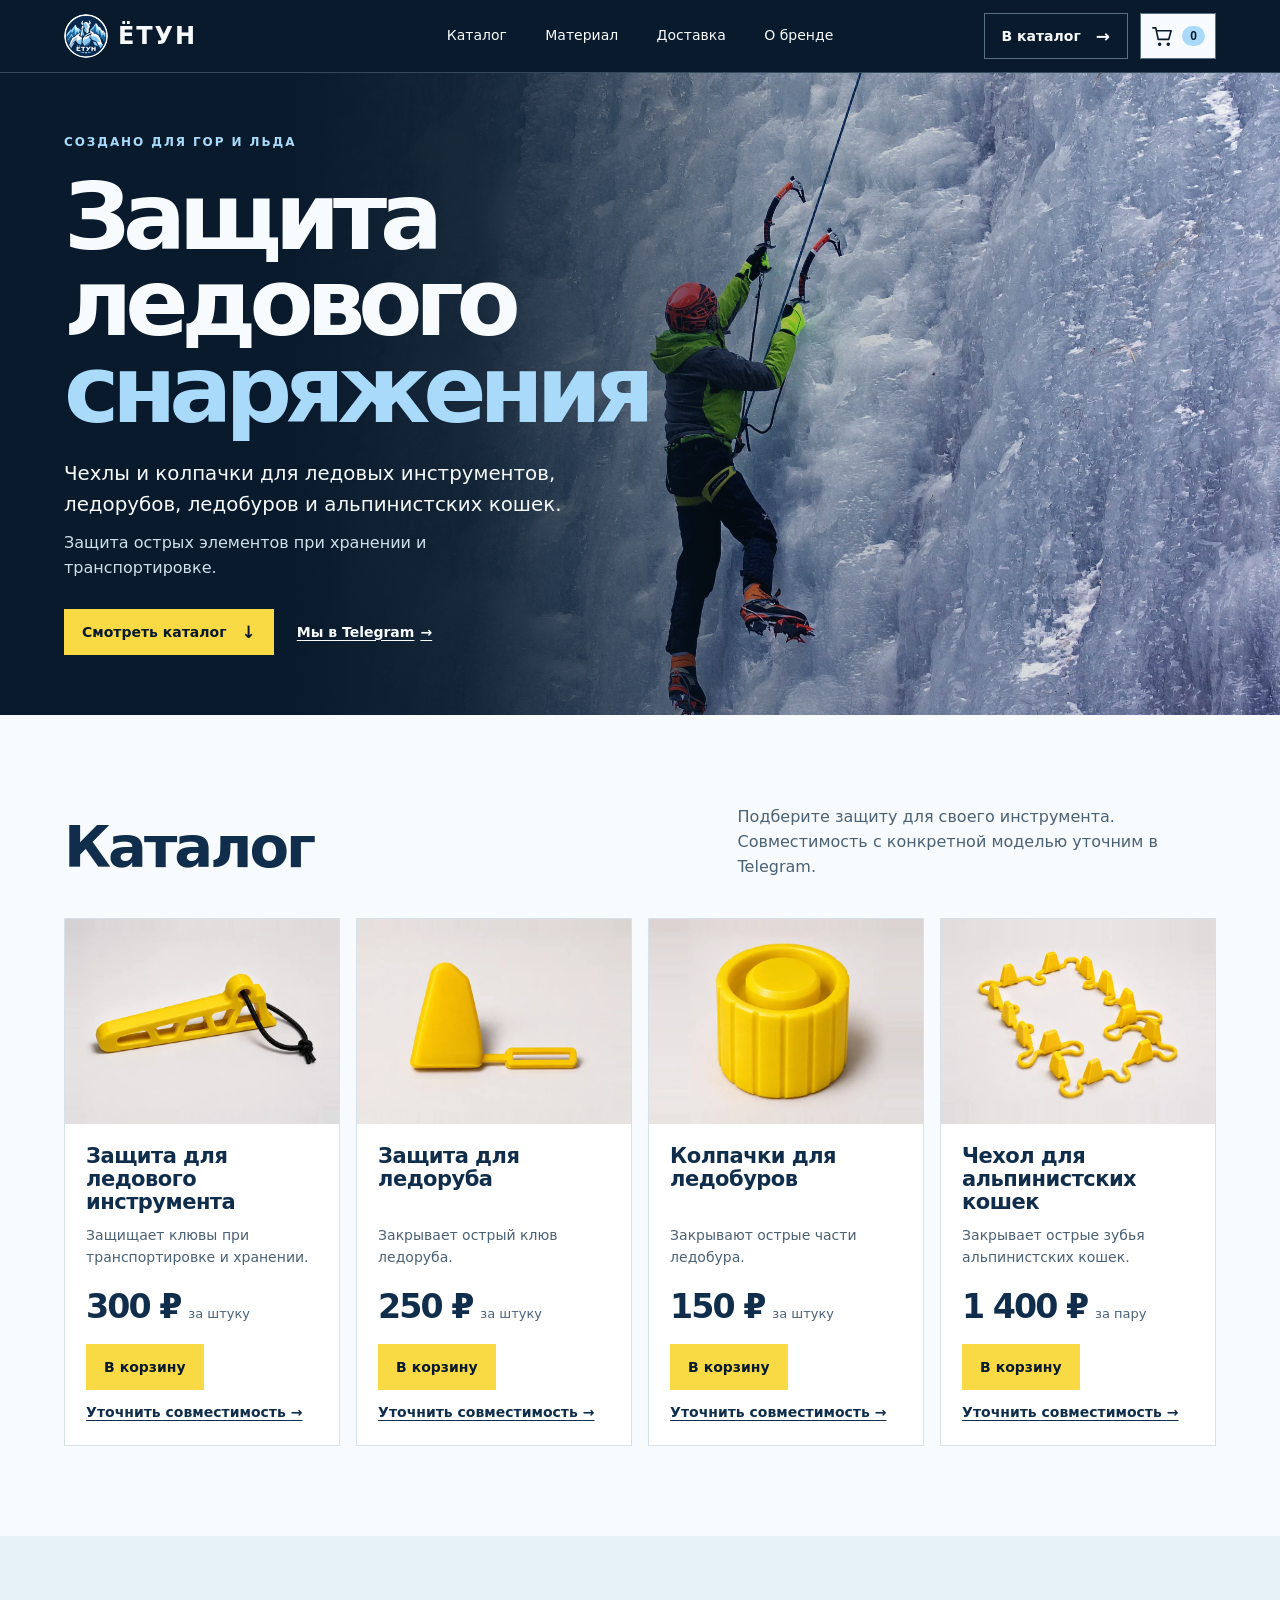
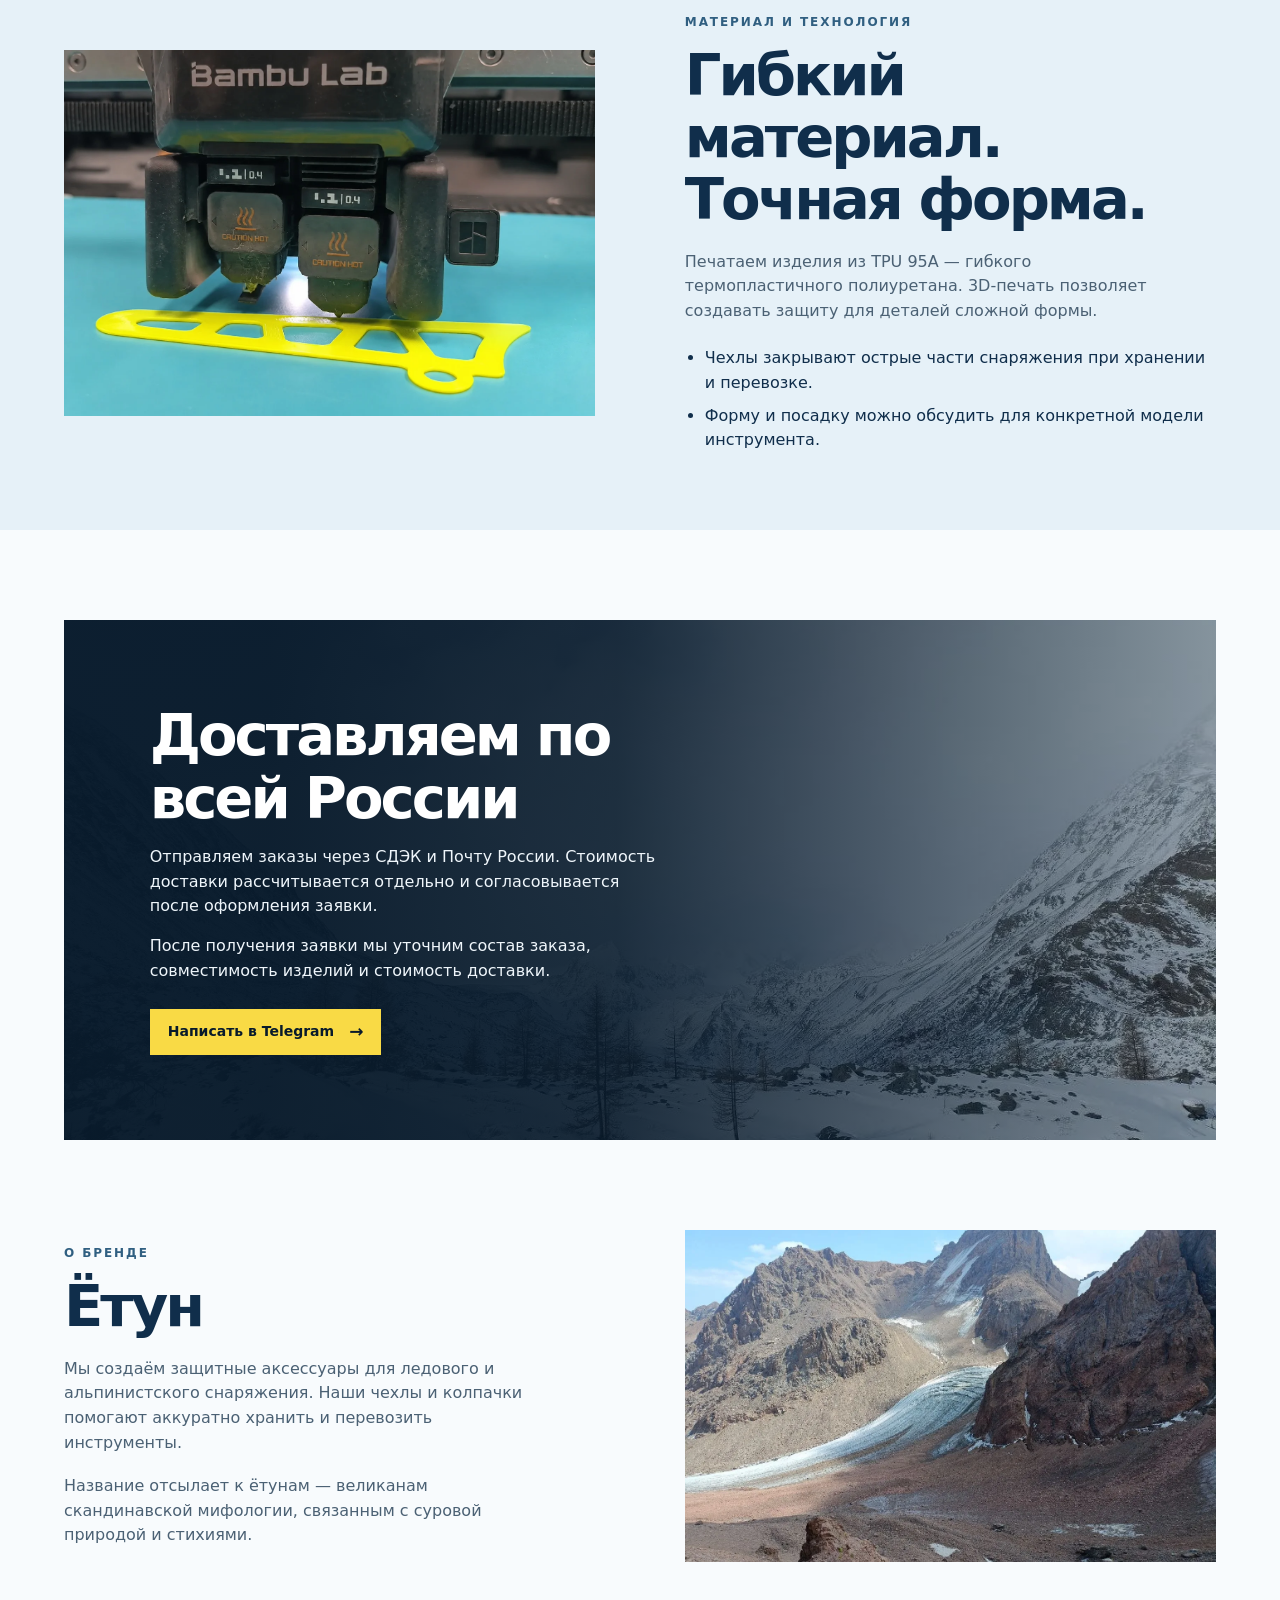
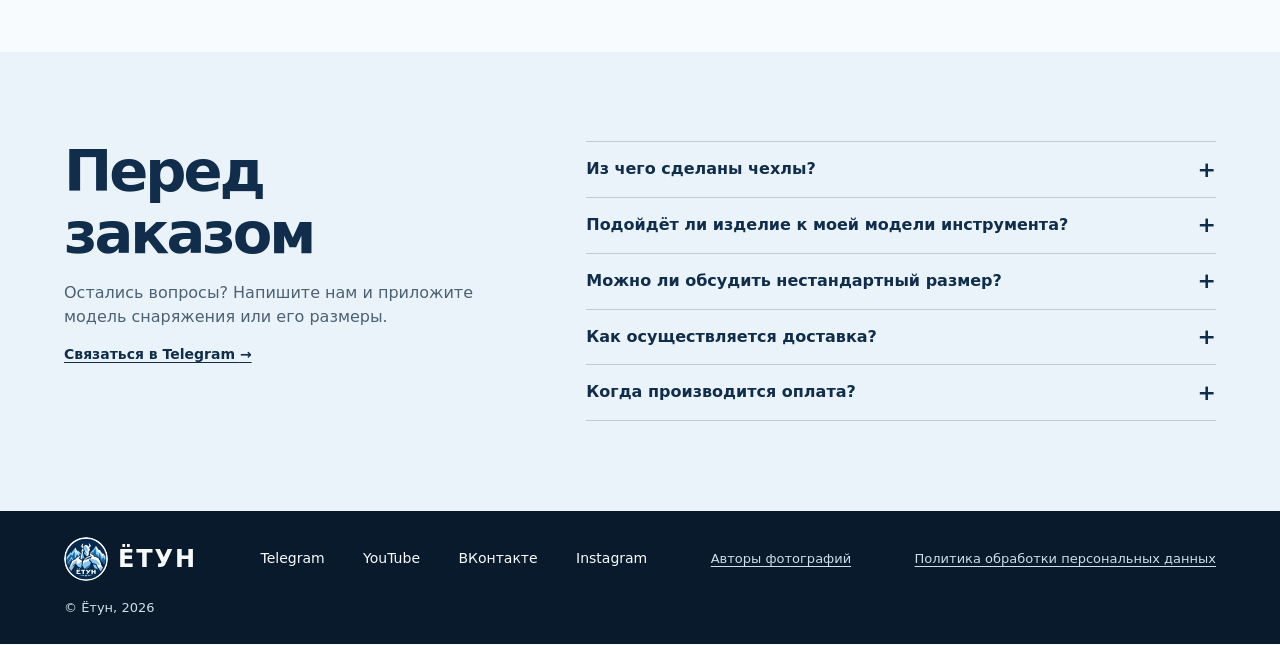
<file: index.html>
<!doctype html>
<html lang="ru"><head>
<meta charset="utf-8"><meta name="viewport" content="width=device-width, initial-scale=1">
<title>Защитные чехлы для ледорубов — Ётун</title>
<meta name="description" content="Ётун — защитные чехлы и колпачки для ледорубов, ледовых инструментов и альпинистского снаряжения. Изготовление на 3D-принтере из TPU 95A.">
<meta name="theme-color" content="#f8fbfd"><meta property="og:title" content="Ётун — защита ледового снаряжения"><meta property="og:description" content="Защитные чехлы для ледорубов, ледовых инструментов, ледобуров и кошек."><meta property="og:image" content="assets/etun-logo.png"><link rel="stylesheet" href="style.css"><link rel="icon" type="image/png" sizes="64x64" href="favicon.png?v=2">

<!-- Yandex.Metrika counters -->
<script type="text/javascript">
(function(m,e,t,r,i,k,a){
    m[i]=m[i]||function(){
        (m[i].a=m[i].a||[]).push(arguments)
    };
    m[i].l=1*new Date();
    for(var j=0;j<document.scripts.length;j++){
        if(document.scripts[j].src===r){return;}
    }
    k=e.createElement(t);
    a=e.getElementsByTagName(t)[0];
    k.async=1;
    k.src=r;
    a.parentNode.insertBefore(k,a);
})(window,document,'script',
'https://mc.yandex.ru/metrika/tag.js','ym');

// Твой счётчик
ym(114150452,'init',{
    ssr:true,
    webvisor:true,
    clickmap:true,
    ecommerce:"dataLayer",
    referrer:document.referrer,
    url:location.href,
    accurateTrackBounce:true,
    trackLinks:true
});

// Счётчик Саши
ym(114141068,'init',{
    ssr:true,
    webvisor:true,
    clickmap:true,
    ecommerce:"dataLayer",
    referrer:document.referrer,
    url:location.href,
    accurateTrackBounce:true,
    trackLinks:true
});
</script>
<!-- /Yandex.Metrika counters -->
<script type="module" src="cart.js"></script>
</head><body>
<noscript>
    <div>
        <img src="https://mc.yandex.ru/watch/114150452"
             style="position:absolute;left:-9999px;" alt="">
        <img src="https://mc.yandex.ru/watch/114141068"
             style="position:absolute;left:-9999px;" alt="">
    </div>
</noscript>

<a class="skip-link" href="#content">К содержимому</a>
<header class="site-header">
  <div class="shell header-inner">
    <a class="brand" href="#top">
      <img src="assets/etun-logo.png" alt="" width="44" height="44">
      <span>ЁТУН</span>
    </a>
    <nav class="site-nav" aria-label="Основная навигация">
      <a href="#catalog">Каталог</a>
      <a href="#material">Материал</a>
      <a href="#delivery">Доставка</a>
      <a href="#about">О бренде</a>
    </nav>
    <div class="header-actions">
      <a class="button button-outline" href="#catalog">В каталог <span aria-hidden="true">→</span></a>
      <button class="button cart-toggle" type="button" aria-label="Корзина, 0 единиц продажи" aria-haspopup="dialog" aria-controls="cart" hidden>
        <svg aria-hidden="true" width="23" height="23" viewBox="0 0 24 24" fill="none" stroke="currentColor" stroke-width="1.7" stroke-linecap="round" stroke-linejoin="round">
          <path d="M2 3h3l2.5 12h11L21 6H6"/><circle cx="9" cy="20" r="1"/><circle cx="18" cy="20" r="1"/>
        </svg>
        <span class="cart-count" aria-hidden="true">0</span>
      </button>
    </div>
  </div>
</header>
<main id="content">
  <section class="hero" id="top" aria-labelledby="hero-title">
    <img class="hero-image" src="assets/editorial/ice-climbing.webp" alt="" width="1920" height="1280" fetchpriority="high">
    <div class="shell hero-inner">
      <div class="hero-copy">
        <p class="eyebrow">Создано для гор и льда</p>
        <h1 id="hero-title">Защита<br>ледового<br><span>снаряжения</span></h1>
        <p class="hero-description">Чехлы и колпачки для ледовых инструментов, ледорубов, ледобуров и альпинистских кошек.</p>
        <p class="hero-note">Защита острых элементов при хранении и транспортировке.</p>
        <div class="hero-actions">
          <a class="button button-accent" href="#catalog">Смотреть каталог <span aria-hidden="true">↓</span></a>
          <a class="hero-contact" href="https://t.me/etun_gear">Мы в Telegram <span aria-hidden="true">→</span></a>
        </div>
      </div>
    </div>
  </section>

  <section class="section catalog" id="catalog" aria-labelledby="catalog-title">
    <div class="shell">
      <div class="section-intro">
        <h2 id="catalog-title" tabindex="-1">Каталог</h2>
        <p>Подберите защиту для своего инструмента. Совместимость с конкретной моделью уточним в Telegram.</p>
      </div>
      <noscript><p>Включите JavaScript, чтобы увидеть цены и воспользоваться корзиной.</p></noscript>
      <div class="product-grid">
        <article class="product" data-product-id="ice-tool">
          <div class="product-image"><img src="assets/catalog/ice-tool.webp" alt="Жёлтая защитная насадка для ледового инструмента" width="800" height="600" loading="lazy"></div>
          <div class="product-body">
            <h3>Защита для ледового инструмента</h3>
            <p>Защищает клювы при транспортировке и хранении.</p>
            <div class="price" hidden><strong></strong> <span></span></div>
            <button class="button button-accent add-to-cart" type="button" hidden>В корзину</button>
            <a href="https://t.me/etun_gear" aria-label="Уточнить совместимость защиты для ледовых инструментов в Telegram">Уточнить совместимость <span aria-hidden="true">→</span></a>
          </div>
        </article>
        <article class="product" data-product-id="ice-axe">
          <div class="product-image"><img src="assets/catalog/ice-axe.webp" alt="Защитный чехол на клюве ледоруба" width="800" height="600" loading="lazy"></div>
          <div class="product-body">
            <h3>Защита для ледоруба</h3>
            <p>Закрывает острый клюв ледоруба.</p>
            <div class="price" hidden><strong></strong> <span></span></div>
            <button class="button button-accent add-to-cart" type="button" hidden>В корзину</button>
            <a href="https://t.me/etun_gear" aria-label="Уточнить совместимость защиты для ледоруба в Telegram">Уточнить совместимость <span aria-hidden="true">→</span></a>
          </div>
        </article>
        <article class="product" data-product-id="ice-screw">
          <div class="product-image"><img src="assets/catalog/ice-screw.webp" alt="Жёлтый защитный колпачок ледобура" width="800" height="600" loading="lazy"></div>
          <div class="product-body">
            <h3>Колпачки для ледобуров</h3>
            <p>Закрывают острые части ледобура.</p>
            <div class="price" hidden><strong></strong> <span></span></div>
            <button class="button button-accent add-to-cart" type="button" hidden>В корзину</button>
            <a href="https://t.me/etun_gear" aria-label="Уточнить совместимость колпачков для ледобуров в Telegram">Уточнить совместимость <span aria-hidden="true">→</span></a>
          </div>
        </article>
        <article class="product" data-product-id="crampons">
          <div class="product-image"><img src="assets/catalog/crampons.webp" alt="Жёлтые чехлы на зубьях альпинистских кошек" width="800" height="600" loading="lazy"></div>
          <div class="product-body">
            <h3>Чехол для альпинистских кошек</h3>
            <p>Закрывает острые зубья альпинистских кошек.</p>
            <div class="price" hidden><strong></strong> <span></span></div>
            <button class="button button-accent add-to-cart" type="button" hidden>В корзину</button>
            <a href="https://t.me/etun_gear" aria-label="Уточнить совместимость чехла для альпинистских кошек в Telegram">Уточнить совместимость <span aria-hidden="true">→</span></a>
          </div>
        </article>
      </div>
    </div>
  </section>

  <section class="material" id="material" aria-labelledby="material-title">
    <div class="shell split">
      <div class="material-photo">
        <img src="assets/production/etun-3d-printing.webp" alt="Принтер Bambu Lab печатает жёлтую защиту для ледового инструмента" width="1511" height="1041" loading="lazy">
      </div>
      <div class="feature-copy">
        <p class="eyebrow">Материал и технология</p>
        <h2 id="material-title">Гибкий материал.<br>Точная форма.</h2>
        <p>Печатаем изделия из TPU 95A — гибкого термопластичного полиуретана. 3D-печать позволяет создавать защиту для деталей сложной формы.</p>
        <ul class="feature-list">
          <li>Чехлы закрывают острые части снаряжения при хранении и перевозке.</li>
          <li>Форму и посадку можно обсудить для конкретной модели инструмента.</li>
        </ul>
      </div>
    </div>
  </section>

  <section class="section delivery" id="delivery" aria-labelledby="delivery-title">
    <div class="shell delivery-panel">
      <img src="assets/editorial/25_snowy_valley.webp" alt="" width="1280" height="961" loading="lazy">
      <div class="delivery-copy">
        <h2 id="delivery-title">Доставляем по всей России</h2>
        <p>Отправляем заказы через СДЭК и Почту России. Стоимость доставки рассчитывается отдельно и согласовывается после оформления заявки.</p>
        <p>После получения заявки мы уточним состав заказа, совместимость изделий и стоимость доставки.</p>
        <a class="button button-accent" href="https://t.me/etun_gear">Написать в Telegram <span aria-hidden="true">→</span></a>
      </div>
    </div>
  </section>

  <section class="section about" id="about" aria-labelledby="about-title">
    <div class="shell split">
      <div class="feature-copy">
        <p class="eyebrow">О бренде</p>
        <h2 id="about-title">Ётун</h2>
        <p>Мы создаём защитные аксессуары для ледового и альпинистского снаряжения. Наши чехлы и колпачки помогают аккуратно хранить и перевозить инструменты.</p>
        <p>Название отсылает к ётунам — великанам скандинавской мифологии, связанным с суровой природой и стихиями.</p>
      </div>
      <div class="feature-photo about-photo">
        <img src="assets/editorial/13_mountain_glacier.webp" alt="Горный ледник между скалистыми склонами" width="1280" height="961" loading="lazy">
      </div>
    </div>
  </section>

  <section class="section faq" aria-labelledby="faq-title">
    <div class="shell faq-layout">
      <div>
        <h2 id="faq-title">Перед заказом</h2>
        <p>Остались вопросы? Напишите нам и приложите модель снаряжения или его размеры.</p>
        <a href="https://t.me/etun_gear">Связаться в Telegram <span aria-hidden="true">→</span></a>
      </div>
      <div class="faq-list">
        <details><summary>Из чего сделаны чехлы?</summary><p>Для 3D-печати используем TPU 95A — гибкий термопластичный полиуретан.</p></details>
        <details><summary>Подойдёт ли изделие к моей модели инструмента?</summary><p>Совместимость зависит от геометрии. Пришлите название модели, размеры или фотографии инструмента, чтобы мы могли уточнить посадку.</p></details>
        <details><summary>Можно ли обсудить нестандартный размер?</summary><p>Да. Напишите нам о задаче и укажите модель снаряжения. Возможность изготовления обсудим индивидуально.</p></details>
        <details><summary>Как осуществляется доставка?</summary><p>Отправляем через СДЭК и Почту России. Стоимость согласовываем отдельно после получения заявки.</p></details>
        <details><summary>Когда производится оплата?</summary><p>Оплата согласовывается после подтверждения заказа.</p></details>
      </div>
    </div>
  </section>
</main>
<footer class="site-footer">
  <div class="shell footer-inner">
    <a class="brand" href="#top"><img src="assets/etun-logo.png" alt="" width="44" height="44"><span>ЁТУН</span></a>
    <nav class="socials" aria-label="Социальные сети Ётун">
      <a href="https://t.me/etun_gear" target="_blank" rel="noopener noreferrer">Telegram</a>
      <a href="https://www.youtube.com/@Etun_Gear" target="_blank" rel="noopener noreferrer">YouTube</a>
      <a href="https://vk.ru/club242050980" target="_blank" rel="noopener noreferrer">ВКонтакте</a>
      <a href="https://www.instagram.com/yotun_equipment?stkn=MTB5b2UwNHZ1enJuZw==" target="_blank" rel="noopener noreferrer">Instagram</a>
    </nav>
    <a class="footer-credits" href="photo-credits.html">Авторы фотографий</a>
    <a class="footer-credits" href="privacy.html">Политика обработки персональных данных</a>
    <small>© Ётун, 2026</small>
  </div>
</footer>
<p class="visually-hidden cart-announcement" role="status" aria-atomic="true"></p>
<button class="cart-toast" type="button" aria-haspopup="dialog" aria-controls="cart" hidden>
  <span class="cart-toast-message"></span>
  <strong>Открыть корзину <span aria-hidden="true">→</span></strong>
</button>
<dialog class="cart-drawer" id="cart" aria-labelledby="cart-title">
  <div class="cart-layout">
    <header class="cart-header">
      <h2 id="cart-title">Корзина</h2>
      <button class="cart-icon-button cart-close" type="button" aria-label="Закрыть корзину" autofocus>×</button>
    </header>
    <div class="cart-content">
      <div class="cart-empty">
        <p>В корзине пока пусто</p>
        <a class="button button-accent" data-cart-catalog href="#catalog">Перейти в каталог</a>
      </div>
      <ul class="cart-items" aria-label="Товары в корзине"></ul>
    </div>
    <div class="cart-footer" hidden>
      <div class="cart-total"><span>Стоимость товаров</span><strong></strong></div>
      <p>Без учёта доставки</p>
      <p>Стоимость доставки согласовывается отдельно.</p>
      <button class="button button-accent checkout-open" type="button" aria-haspopup="dialog" aria-controls="checkout">Оформить заказ</button>
      <a class="button cart-continue" data-cart-catalog href="#catalog">Продолжить покупки</a>
    </div>
    <p class="visually-hidden" role="status" aria-atomic="true"></p>
  </div>
</dialog>
<template id="cart-item">
  <li class="cart-item">
    <img class="cart-thumb" alt="" width="66" height="66">
    <div class="cart-item-body">
      <h3></h3>
      <p class="cart-unit-price"></p>
      <div class="cart-item-actions">
        <div class="cart-quantity">
          <button class="cart-icon-button" type="button" data-action="decrease">−</button>
          <span class="cart-quantity-value"></span>
          <button class="cart-icon-button" type="button" data-action="increase">+</button>
        </div>
        <strong class="cart-subtotal"></strong>
      </div>
      <button class="cart-remove" type="button" data-action="remove">Удалить</button>
    </div>
  </li>
</template>
<dialog id="checkout" class="checkout" aria-labelledby="checkout-title">
  <header class="cart-header">
    <h2 id="checkout-title">Оформление заказа</h2>
    <button class="cart-icon-button checkout-close" type="button" aria-label="Закрыть оформление" autofocus>×</button>
  </header>
  <div class="checkout-body">
    <div class="checkout-layout">
      <div class="checkout-form-panel">
        <p class="checkout-delivery-note">Стоимость доставки рассчитывается отдельно и согласовывается после подтверждения заказа.</p>
        <p><a href="privacy.html" target="_blank" rel="noopener noreferrer">Политика обработки персональных данных (новая вкладка)</a></p>
        <p class="checkout-status" role="status" aria-live="polite" aria-atomic="true">Отправка заявок пока недоступна.</p>
        <div class="checkout-qform" inert hidden></div>
      </div>
      <section class="checkout-summary" aria-labelledby="checkout-summary-title">
        <h3 id="checkout-summary-title">Состав заказа</h3>
        <ul class="checkout-items"></ul>
        <div class="cart-total"><span>Стоимость товаров</span><strong></strong></div>
        <p>Без учёта доставки</p>
      </section>
    </div>
  </div>
</dialog>
<template id="checkout-item">
  <li>
    <strong class="checkout-item-name"></strong>
    <span class="checkout-item-detail"></span>
    <strong class="checkout-item-subtotal"></strong>
  </li>
</template>
</body>
</html>
</file>
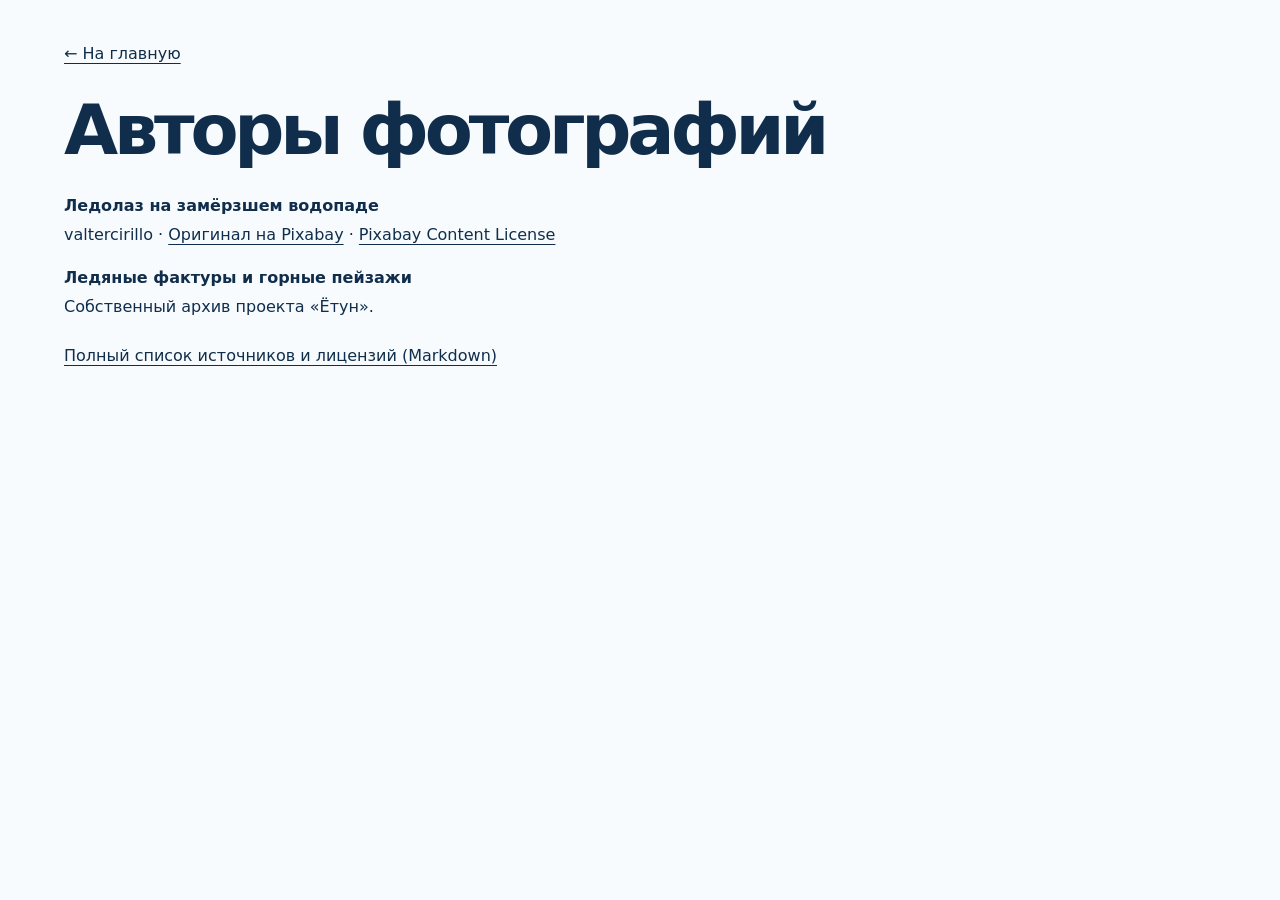
<file: photo-credits.html>
<!doctype html>
<html lang="ru">
<head>
  <meta charset="utf-8">
  <meta name="viewport" content="width=device-width, initial-scale=1">
  <meta name="theme-color" content="#102e4b">
  <title>Авторы фотографий — Ётун</title>
  <link rel="icon" type="image/png" sizes="64x64" href="favicon.png?v=2">
  <link rel="stylesheet" href="style.css">
</head>
<body>
  <main class="shell credits">
    <a href="index.html">← На главную</a>
    <h1>Авторы фотографий</h1>
    <dl>
      <dt>Ледолаз на замёрзшем водопаде</dt>
      <dd>valtercirillo · <a href="https://pixabay.com/photos/serrai-di-sottoguda-dolomites-2017006/">Оригинал на Pixabay</a> · <a href="https://pixabay.com/service/license-summary/">Pixabay Content License</a></dd>
      <dt>Ледяные фактуры и горные пейзажи</dt>
      <dd>Собственный архив проекта «Ётун».</dd>
    </dl>
    <p><a href="assets/editorial/CREDITS.md">Полный список источников и лицензий (Markdown)</a></p>
  </main>
</body>
</html>
</file>
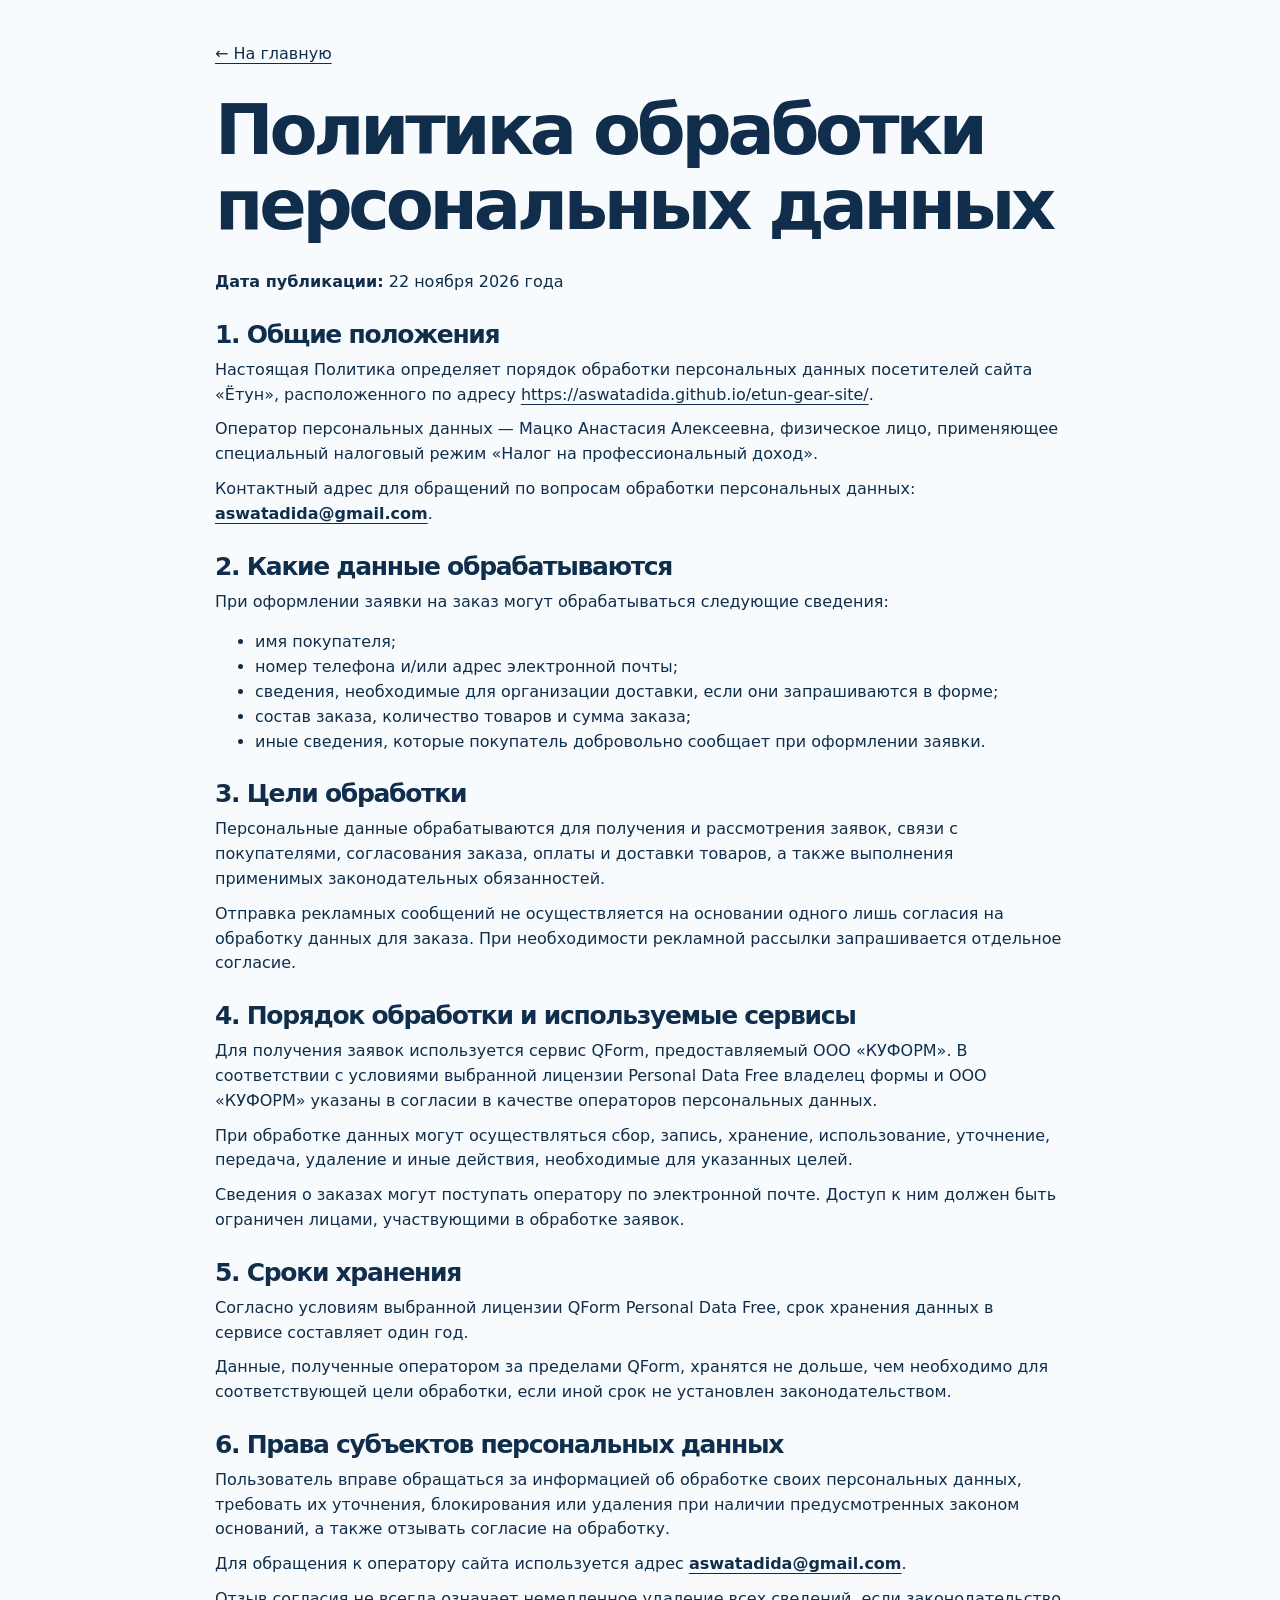
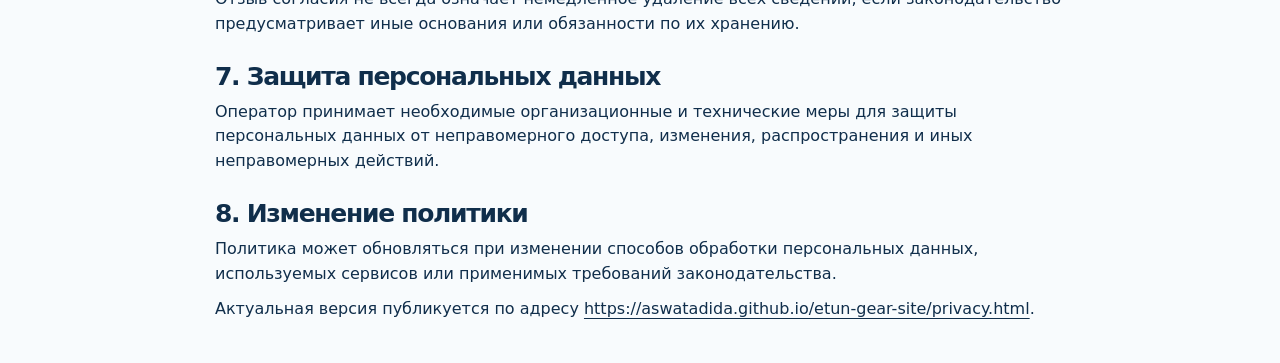
<file: privacy.html>
<!doctype html>
<html lang="ru">
<head>
  <meta charset="utf-8">
  <meta name="viewport" content="width=device-width, initial-scale=1">
  <meta name="robots" content="noindex">
  <title>Политика обработки персональных данных — Ётун</title>
  <link rel="icon" type="image/png" sizes="64x64" href="favicon.png?v=2">
  <link rel="stylesheet" href="style.css">
</head>
<body>
  <main class="shell credits privacy">
    <a href="index.html">← На главную</a>
    <h1>Политика обработки персональных данных</h1>
    <p><strong>Дата публикации:</strong> <time datetime="2026-11-22">22 ноября 2026 года</time></p>

    <h2>1. Общие положения</h2>
    <p>Настоящая Политика определяет порядок обработки персональных данных посетителей сайта «Ётун», расположенного по адресу <a href="https://aswatadida.github.io/etun-gear-site/">https://aswatadida.github.io/etun-gear-site/</a>.</p>
    <p>Оператор персональных данных — Мацко Анастасия Алексеевна, физическое лицо, применяющее специальный налоговый режим «Налог на профессиональный доход».</p>
    <p>Контактный адрес для обращений по вопросам обработки персональных данных: <strong><a href="mailto:aswatadida@gmail.com">aswatadida@gmail.com</a></strong>.</p>

    <h2>2. Какие данные обрабатываются</h2>
    <p>При оформлении заявки на заказ могут обрабатываться следующие сведения:</p>
    <ul>
      <li>имя покупателя;</li>
      <li>номер телефона и/или адрес электронной почты;</li>
      <li>сведения, необходимые для организации доставки, если они запрашиваются в форме;</li>
      <li>состав заказа, количество товаров и сумма заказа;</li>
      <li>иные сведения, которые покупатель добровольно сообщает при оформлении заявки.</li>
    </ul>

    <h2>3. Цели обработки</h2>
    <p>Персональные данные обрабатываются для получения и рассмотрения заявок, связи с покупателями, согласования заказа, оплаты и доставки товаров, а также выполнения применимых законодательных обязанностей.</p>
    <p>Отправка рекламных сообщений не осуществляется на основании одного лишь согласия на обработку данных для заказа. При необходимости рекламной рассылки запрашивается отдельное согласие.</p>

    <h2>4. Порядок обработки и используемые сервисы</h2>
    <p>Для получения заявок используется сервис QForm, предоставляемый ООО «КУФОРМ». В соответствии с условиями выбранной лицензии Personal Data Free владелец формы и ООО «КУФОРМ» указаны в согласии в качестве операторов персональных данных.</p>
    <p>При обработке данных могут осуществляться сбор, запись, хранение, использование, уточнение, передача, удаление и иные действия, необходимые для указанных целей.</p>
    <p>Сведения о заказах могут поступать оператору по электронной почте. Доступ к ним должен быть ограничен лицами, участвующими в обработке заявок.</p>

    <h2>5. Сроки хранения</h2>
    <p>Согласно условиям выбранной лицензии QForm Personal Data Free, срок хранения данных в сервисе составляет один год.</p>
    <p>Данные, полученные оператором за пределами QForm, хранятся не дольше, чем необходимо для соответствующей цели обработки, если иной срок не установлен законодательством.</p>

    <h2>6. Права субъектов персональных данных</h2>
    <p>Пользователь вправе обращаться за информацией об обработке своих персональных данных, требовать их уточнения, блокирования или удаления при наличии предусмотренных законом оснований, а также отзывать согласие на обработку.</p>
    <p>Для обращения к оператору сайта используется адрес <strong><a href="mailto:aswatadida@gmail.com">aswatadida@gmail.com</a></strong>.</p>
    <p>Отзыв согласия не всегда означает немедленное удаление всех сведений, если законодательство предусматривает иные основания или обязанности по их хранению.</p>

    <h2>7. Защита персональных данных</h2>
    <p>Оператор принимает необходимые организационные и технические меры для защиты персональных данных от неправомерного доступа, изменения, распространения и иных неправомерных действий.</p>

    <h2>8. Изменение политики</h2>
    <p>Политика может обновляться при изменении способов обработки персональных данных, используемых сервисов или применимых требований законодательства.</p>
    <p>Актуальная версия публикуется по адресу <a href="https://aswatadida.github.io/etun-gear-site/privacy.html">https://aswatadida.github.io/etun-gear-site/privacy.html</a>.</p>
  </main>
</body>
</html>
</file>
<file: style.css>
/* Base */
:root {
  color-scheme: light;
  --navy: #102e4b;
  --night: #081a2b;
  --ice: #a9dafa;
  --snow: #f8fbfd;
  --yellow: #f9da45;
  --muted: #4b6174;
  --line: #d5e2eb;
  --gutter: clamp(20px, 5vw, 76px);
}

*, *::before, *::after { box-sizing: border-box; }
body {
  margin: 0;
  background: var(--snow);
  color: var(--navy);
  font: 16px/1.55 system-ui, sans-serif;
}

img { display: block; max-width: 100%; }
a { color: inherit; text-underline-offset: .23em; }
a:hover { text-decoration-thickness: 2px; }
:focus-visible { outline: 2px solid currentColor; outline-offset: 4px; }
h1, h2, h3, p { margin: 0; }
h1, h2, h3 { line-height: 1.08; }
h2 { font-size: clamp(34px, 4.5vw, 64px); letter-spacing: -.052em; }
h3 { font-size: 21px; letter-spacing: -.025em; }
.shell { width: min(100% - var(--gutter) * 2, 1320px); margin-inline: auto; }
.section { padding-block: clamp(52px, 7vw, 104px); }
.eyebrow { font-size: 12px; font-weight: 750; letter-spacing: .16em; text-transform: uppercase; }
.skip-link {
  position: fixed;
  z-index: 5;
  top: 10px;
  left: var(--gutter);
  background: var(--yellow);
  padding: 12px;
  transform: translateY(-150%);
}
.skip-link:focus { transform: translateY(0); }

.button {
  display: inline-flex;
  align-items: center;
  justify-content: center;
  gap: 15px;
  min-height: 46px;
  width: fit-content;
  padding: 10px 17px;
  border: 1px solid transparent;
  text-decoration: none;
  font-weight: 750;
  font-size: 14px;
  line-height: 1.35;
}
.button span { font-size: 17px; }
.button-accent { background: var(--yellow); color: var(--night); }
.button-accent:hover { background: #ffe878; }
.button-accent:focus-visible { outline-color: var(--yellow); }
.button-outline { border-color: #597185; color: var(--snow); }
.button-outline:hover { background: #244761; }

/* Header and main photograph */
.site-header { background: var(--night); color: var(--snow); border-bottom: 1px solid #34495c; }
.header-inner {
  min-height: 72px;
  display: grid;
  grid-template-columns: 1fr auto 1fr;
  align-items: center;
  gap: 24px;
}
.brand { display: inline-flex; align-items: center; gap: 10px; width: fit-content; text-decoration: none; }
.brand img { border-radius: 50%; object-fit: cover; }
.brand span { font-size: 24px; font-weight: 900; letter-spacing: .08em; line-height: 1; }
.site-nav, .socials { display: flex; flex-wrap: wrap; align-items: center; gap: 12px clamp(17px, 3vw, 42px); }
.site-nav a, .socials a { font-size: 14px; text-decoration: none; }
.site-nav a { display: inline-flex; align-items: center; min-height: 36px; }
.site-nav a:hover, .socials a:hover { text-decoration: underline; }
.header-actions { display: flex; justify-content: flex-end; gap: 12px; }

.hero { position: relative; isolation: isolate; overflow: hidden; color: var(--snow); background: var(--night); }
.hero-image { position: absolute; inset: 0 0 0 auto; width: 78%; height: 100%; object-fit: cover; object-position: 48% 50%; }
.hero::after {
  content: "";
  position: absolute;
  pointer-events: none;
  inset: 0;
  background: linear-gradient(90deg, #081a2b 12%, #081a2b 23%, #081a2be8 37%, #081a2b48 62%, #081a2b05 100%);
}
.hero-inner { position: relative; z-index: 1; display: grid; align-items: center; min-height: clamp(580px, 48vw, 720px); padding-block: 60px; }
.hero-copy { max-width: 590px; }
.hero .eyebrow { color: var(--ice); margin-bottom: 22px; }
.hero h1 { font-size: clamp(53px, 7.3vw, 110px); letter-spacing: -.078em; line-height: .93; font-weight: 900; }
.hero h1 span { color: var(--ice); }
.hero-description { margin-top: 25px; max-width: 41ch; font-size: clamp(17px, 1.55vw, 22px); }
.hero-note { max-width: 42ch; margin-top: 10px; color: #cfdfeb; }
.hero-actions { display: flex; align-items: center; flex-wrap: wrap; gap: 15px 23px; margin-top: 29px; }
.hero-contact { min-height: 44px; display: inline-flex; align-items: center; gap: 6px; font-size: 14px; font-weight: 650; }

/* Catalog */
.section-intro {
  display: flex;
  justify-content: space-between;
  align-items: end;
  gap: 20px;
  margin-bottom: clamp(26px, 3vw, 42px);
}
.section-intro p, .feature-copy p:not(.eyebrow), .faq p { color: var(--muted); max-width: 47ch; }
.product-grid { display: grid; grid-template-columns: repeat(4, minmax(0, 1fr)); gap: 16px; }
.product {
  display: grid;
  grid-row: span 6;
  grid-template-rows: subgrid;
  row-gap: 0;
  background: white;
  border: 1px solid var(--line);
}
.product-image { grid-row: 1; aspect-ratio: 4 / 3; }
.product-image img { width: 100%; height: 100%; object-fit: contain; }
.product-body {
  display: grid;
  grid-row: 2 / span 5;
  grid-template-rows: subgrid;
  align-items: start;
  justify-items: start;
  row-gap: 12px;
  padding: clamp(15px, 1.65vw, 23px);
}
.product-body h3 { grid-row: 1; min-block-size: 2lh; overflow-wrap: anywhere; }
.product-body p { grid-row: 2; color: var(--muted); font-size: 14px; }
.price { grid-row: 3; display: flex; flex-wrap: wrap; align-items: baseline; gap: 2px 8px; }
.price strong { font-size: clamp(26px, 2.6vw, 37px); letter-spacing: -.06em; white-space: nowrap; }
.price span { color: var(--muted); font-size: 13px; }
.product-body a, .faq a { font-size: 14px; font-weight: 720; }
.product-body a { grid-row: 5; align-self: end; }

/* Material, delivery and brand */
.material { background: #e6f1f8; padding-block: clamp(44px, 6vw, 82px); }
.split { display: grid; grid-template-columns: repeat(2, minmax(0, 1fr)); align-items: center; gap: clamp(27px, 7vw, 104px); }
.feature-photo { position: relative; aspect-ratio: 4 / 3; overflow: hidden; }
.feature-photo img { width: 100%; height: 100%; object-fit: cover; }
.feature-copy .eyebrow { margin-bottom: 14px; color: #305f81; }
.feature-copy p:not(.eyebrow) { margin-top: 18px; }
.feature-list { margin: 22px 0 0; padding-left: 1.25em; }
.feature-list li + li { margin-top: 8px; }
.material-photo img { width: 100%; height: auto; }
.delivery { padding-bottom: 0; }
.delivery-panel { position: relative; isolation: isolate; color: white; background: var(--navy); overflow: hidden; }
.delivery-panel img { position: absolute; z-index: -2; inset: 0; height: 100%; width: 100%; object-fit: cover; object-position: center 57%; }
.delivery-panel::after { content: ""; position: absolute; z-index: -1; inset: 0; background: linear-gradient(90deg, #081a2bf5 18%, #081a2bdf 48%, #081a2b45); }
.delivery-copy { padding: clamp(28px, 6.7vw, 94px); max-width: 740px; }
.delivery-copy p { margin-top: 15px; max-width: 50ch; color: #eff6fb; }
.delivery-copy .button { margin-top: 25px; }
.about-photo { aspect-ratio: 16 / 10; }

/* Questions, footer and photo credits */
.faq { background: #eaf3f9; }
.faq-layout { display: grid; grid-template-columns: minmax(0, 2fr) minmax(0, 3fr); gap: clamp(24px, 8vw, 106px); }
.faq-layout > div:first-child p { margin: 15px 0 12px; }
.faq-list details { border-top: 1px solid #bbcdda; }
.faq-list details:last-child { border-bottom: 1px solid #bbcdda; }
.faq-list summary { display: flex; justify-content: space-between; gap: 12px; align-items: center; padding-block: 15px; cursor: pointer; font-weight: 700; list-style: none; }
.faq-list summary::-webkit-details-marker { display: none; }
.faq-list summary::after { content: "+" / ""; font-size: 22px; line-height: 1; }
.faq-list details[open] summary::after { content: "−" / ""; }
.faq-list details p { margin-bottom: 16px; }
.site-footer { background: var(--night); color: var(--snow); }
.footer-inner { display: flex; align-items: center; flex-wrap: wrap; gap: 17px 32px; padding-block: 26px; justify-content: space-between; }
.footer-inner small, .footer-credits { font-size: 13px; color: #ccdeeb; }
.credits { padding-block: 42px; overflow-wrap: anywhere; }
.credits h1 { font-size: clamp(37px, 6vw, 70px); letter-spacing: -.06em; margin: 26px 0; }
.credits dt { font-weight: 750; margin-top: 18px; }
.credits dd { margin: 4px 0 0; }
.credits p { margin-top: 24px; }

@media (max-width: 1000px) {
  .product-grid { grid-template-columns: repeat(2, minmax(0, 1fr)); }
}

@media (max-width: 760px) {
  .header-inner { grid-template-columns: 1fr auto; gap: 0 12px; padding-top: 10px; }
  .site-nav { order: 1; grid-column: 1 / -1; justify-content: space-between; gap: 0 9px; margin-top: 7px; border-top: 1px solid #34495c; }
  .site-nav a { min-height: 44px; }
  .header-actions .button { min-height: 44px; }
  .hero-image { width: 100%; height: 67%; object-position: 48% 37%; }
  .hero::after { background: linear-gradient(180deg, #081a2b00 5%, #081a2b70 26%, #081a2bed 53%, #081a2b 69%); }
  .hero-inner { align-items: end; min-height: auto; padding-block: clamp(190px, 45vw, 320px) 39px; }
  .hero .eyebrow { margin-bottom: 14px; }
  .hero h1 { font-size: clamp(48px, 11vw, 76px); }
  .hero-description { margin-top: 17px; }
  .hero-note { font-size: 14px; }
  .hero-actions { margin-top: 20px; gap: 7px 18px; }
  .section-intro { align-items: start; flex-direction: column; gap: 10px; }
  .split, .faq-layout { grid-template-columns: 1fr; }
  .delivery-panel::after { background: #081a2bc7; }
}

@media (max-width: 480px) {
  .product-grid { gap: 10px; }
  .product-body { padding: 11px; row-gap: 9px; }
  .product-body h3 { font-size: 17px; }
  .product-body a { font-size: 13px; }
  .footer-inner { justify-content: flex-start; }
  .socials { flex-basis: 100%; }
}

/* Shopping cart */
[hidden] { display: none !important; }
.visually-hidden {
  position: absolute;
  width: 1px;
  height: 1px;
  overflow: hidden;
  clip-path: inset(50%);
  white-space: nowrap;
}
.cart-open, .cart-open body { overflow: hidden; }
.cart-toggle {
  gap: 8px;
  padding-inline: 10px;
  border-color: #597185;
  background: var(--snow);
  color: var(--night);
  cursor: pointer;
}
.cart-toggle:hover { background: var(--ice); }
.cart-toggle:active { background: #8cc8ed; }
.cart-toggle:focus-visible { outline: 2px solid #3b698d; outline-offset: 3px; }
.cart-toggle .cart-count {
  min-width: 23px;
  padding: 2px 5px;
  border-radius: 12px;
  background: var(--ice);
  color: var(--night);
  font-size: 12px;
  text-align: center;
}
.add-to-cart { grid-row: 4; font-family: inherit; cursor: pointer; }
.add-to-cart:focus-visible { outline-color: var(--navy); }
.cart-toast {
  position: fixed;
  z-index: 4;
  inset: auto var(--gutter) max(18px, env(safe-area-inset-bottom)) auto;
  max-width: min(370px, calc(100% - 2 * var(--gutter)));
  padding: 12px 16px;
  border: 0;
  border-left: 4px solid var(--yellow);
  background: var(--night);
  color: var(--snow);
  font: inherit;
  text-align: start;
  box-shadow: 0 4px 20px #081a2b42;
  cursor: pointer;
}
.cart-toast strong { display: block; margin-top: 3px; color: var(--ice); }
.cart-toast:hover strong { text-decoration: underline; }
.cart-toast:focus-visible { outline-color: var(--navy); }
.cart-drawer {
  position: fixed;
  inset: 0 0 0 auto;
  width: min(100%, 470px);
  height: 100%;
  height: 100dvh;
  max-width: none;
  max-height: none;
  margin: 0;
  padding: 0;
  border: 0;
  color: var(--navy);
  background: var(--snow);
  box-shadow: -12px 0 48px #081a2b40;
}
.cart-drawer::backdrop { background: #081a2b99; }
.cart-layout { display: flex; flex-direction: column; height: 100%; }
.cart-header, .cart-content, .cart-footer { padding: 18px clamp(16px, 5vw, 26px); }
.cart-header {
  display: flex;
  align-items: center;
  justify-content: space-between;
  gap: 16px;
  background: var(--night);
  color: var(--snow);
}
.cart-header h2 { font-size: 32px; }
.cart-icon-button {
  display: inline-grid;
  place-items: center;
  min-width: 44px;
  min-height: 44px;
  border: 1px solid currentColor;
  background: transparent;
  color: inherit;
  font: 22px/1 system-ui, sans-serif;
  cursor: pointer;
}
.cart-icon-button:hover { background: #a9dafa30; }
.cart-icon-button:disabled { opacity: .5; cursor: default; }
.cart-content { flex: 1; min-height: 80px; overflow: auto; overscroll-behavior: contain; }
.cart-empty { padding-block: 22px; }
.cart-empty p { margin-bottom: 13px; font-weight: 700; }
.cart-items { margin: 0; padding: 0; list-style: none; }
.cart-item { display: grid; grid-template-columns: 66px minmax(0, 1fr); gap: 13px; padding: 14px 0; border-bottom: 1px solid var(--line); }
.cart-thumb { border: 1px solid var(--line); background: #e1dcd8; object-fit: contain; }
.cart-item h3 { font-size: 17px; }
.cart-unit-price { margin-top: 4px; color: var(--muted); font-size: 14px; }
.cart-item-actions, .cart-total { display: flex; align-items: center; justify-content: space-between; gap: 8px; }
.cart-item-actions { flex-wrap: wrap; margin-top: 8px; }
.cart-quantity { display: flex; align-items: center; gap: 8px; }
.cart-quantity-value { min-width: 3ch; text-align: center; }
.cart-remove {
  padding: 8px 0;
  border: 0;
  background: transparent;
  color: var(--navy);
  font: inherit;
  font-size: 14px;
  text-decoration: underline;
  cursor: pointer;
}
.cart-footer {
  padding-bottom: max(18px, env(safe-area-inset-bottom));
  border-top: 1px solid var(--line);
  background: #e6f1f8;
}
.cart-total { font-weight: 750; }
.cart-total strong { font-size: clamp(22px, 5vw, 30px); white-space: nowrap; }
.cart-footer p { color: var(--muted); font-size: 13px; }
.cart-footer .button { margin-top: 12px; width: 100%; }
.cart-footer .button:focus-visible, .cart-empty .button:focus-visible { outline-color: var(--navy); }

@media (max-width: 400px) {
  .header-actions { gap: 7px; }
  .header-actions .button { padding-inline: 9px; }
}

@media (prefers-reduced-motion: no-preference) {
  .cart-drawer[open] { animation: cart-slide-in 180ms ease-out; }
  @keyframes cart-slide-in {
    from { transform: translateX(100%); }
  }
}

/* Checkout and privacy */
.cart-footer .checkout-open { font-family: inherit; cursor: pointer; }
.cart-footer .cart-continue { border-color: #8da7ba; background: transparent; }
.cart-continue:hover { background: var(--snow); }
.checkout {
  width: min(940px, calc(100% - 32px));
  max-height: calc(100dvh - 32px);
  padding: 0;
  border: 1px solid var(--line);
  color: var(--navy);
  background: var(--snow);
  box-shadow: 0 12px 48px #081a2b59;
}
.checkout[open] { display: flex; flex-direction: column; }
.checkout::backdrop { background: #081a2b99; }
.checkout .cart-header h2 { font-size: clamp(23px, 4vw, 32px); }
.checkout-body { min-height: 0; overflow: auto; overscroll-behavior: contain; padding: clamp(16px, 3vw, 30px); }
.checkout-layout { display: grid; grid-template-columns: minmax(0, 1fr) minmax(0, .8fr); gap: 24px; align-items: start; }
.checkout-form-panel { min-width: 0; }
.checkout-form-panel > p { margin-bottom: 12px; }
.checkout-delivery-note, .checkout-summary p { font-size: 14px; }
.checkout-qform { min-width: 0; }
.checkout-summary { padding: 16px; background: #e6f1f8; border: 1px solid var(--line); }
.checkout-items { margin: 8px 0 12px; padding: 0; list-style: none; }
.checkout-items li {
  display: grid;
  grid-template-columns: minmax(0, 1fr) auto;
  gap: 2px 9px;
  padding: 9px 0;
  border-bottom: 1px solid #bbcdda;
}
.checkout-item-name { grid-column: 1 / -1; }
.checkout-item-detail { color: var(--muted); font-size: 14px; }
.checkout-item-subtotal { white-space: nowrap; }
.checkout-status:not(:empty) { margin-top: 12px; padding: 12px; border: 1px solid var(--line); background: #e6f1f8; }
.privacy { max-width: 850px; }
.privacy h2 { margin-top: 26px; font-size: 25px; }
.privacy p { margin-top: 10px; }

@media (max-width: 620px) {
  .checkout { width: calc(100% - 16px); max-height: calc(100dvh - 16px); }
  .checkout-layout { grid-template-columns: minmax(0, 1fr); gap: 18px; }
  .checkout-summary { grid-row: 1; }
}
</file>
